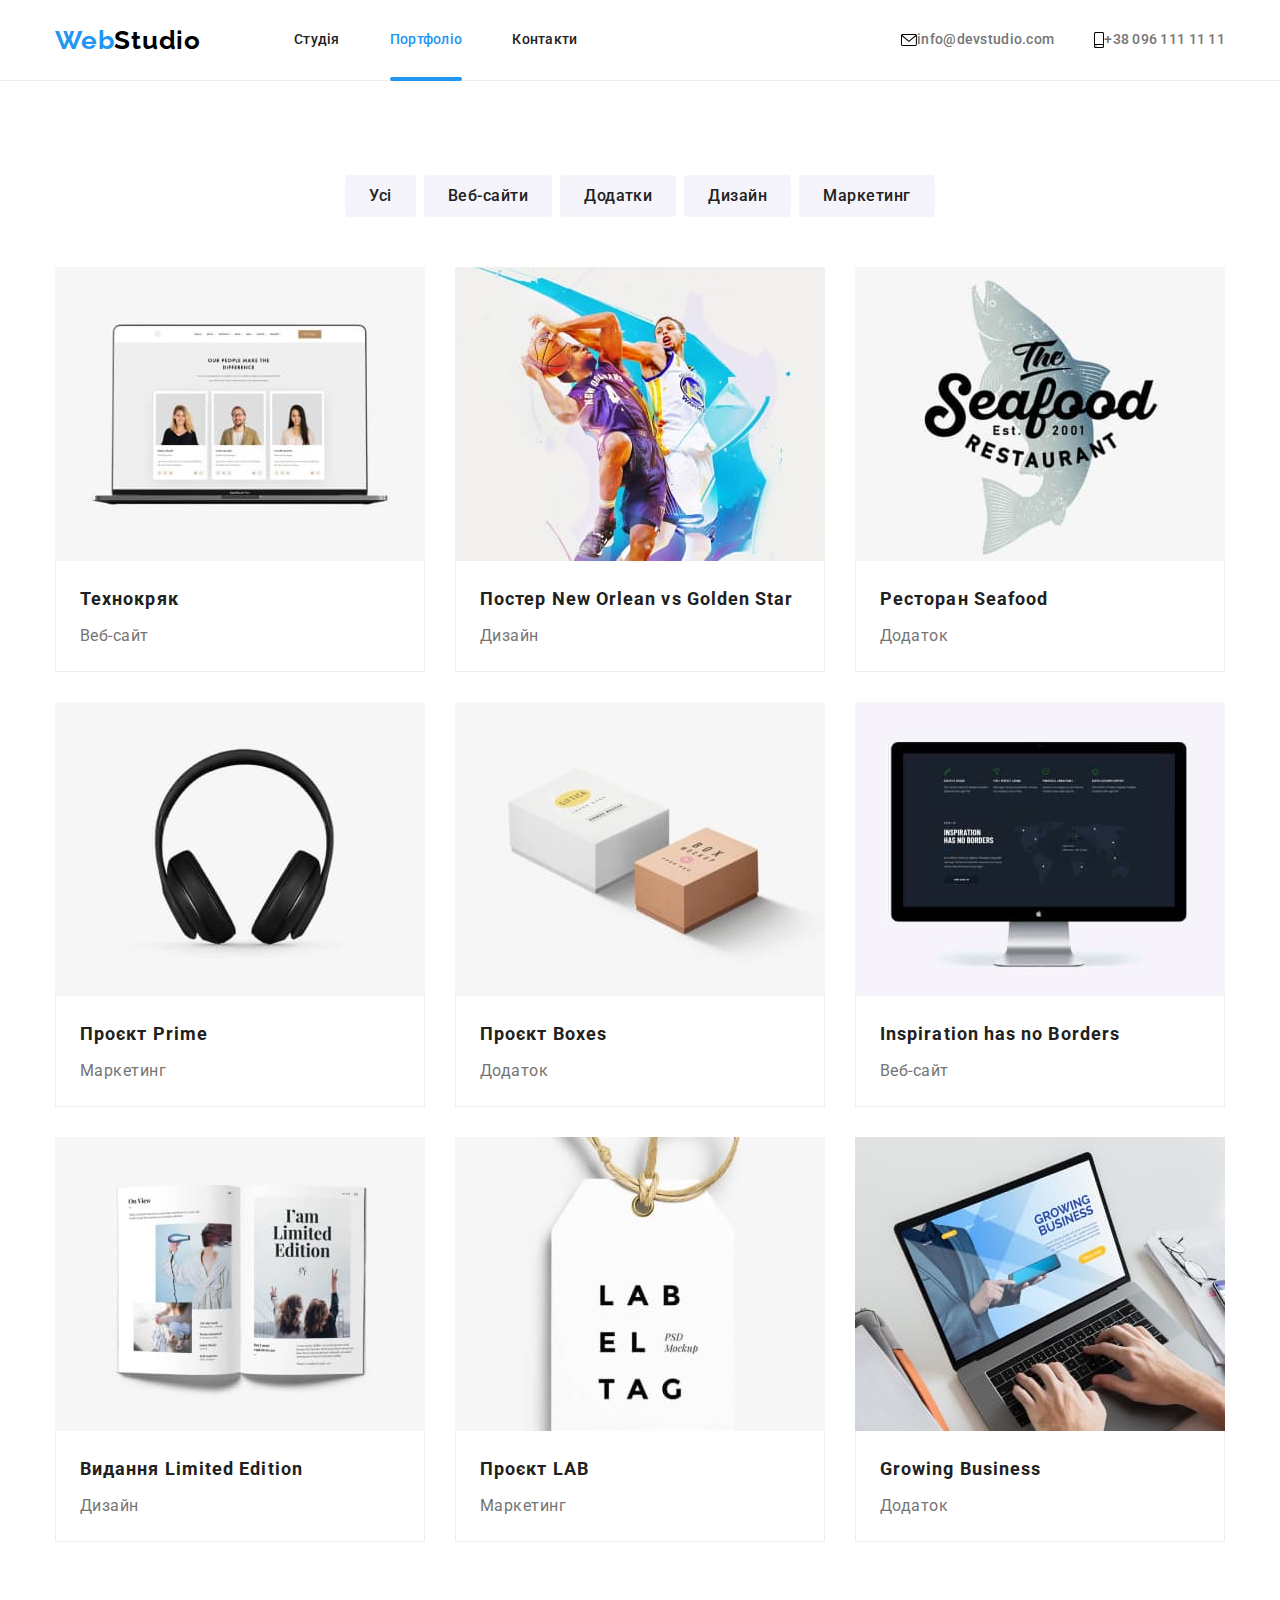
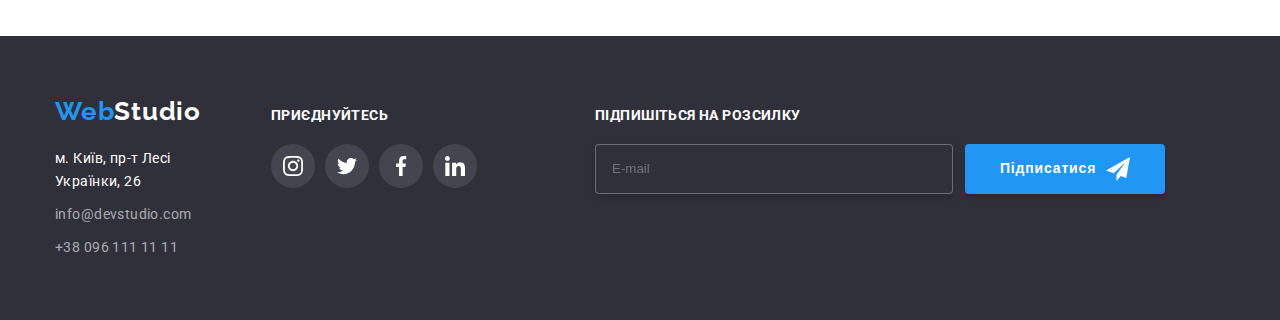
<file: portfolio.html>
<!DOCTYPE html>
<html lang="uk">
  <head>
    <meta charset="UTF-8" >
    <meta http-equiv="X-UA-Compatible" content="IE=edge" >
    <meta name="viewport" content="width=device-width, initial-scale=1.0" >
    <title>WebStudio</title>
    <link rel="preconnect" href="https://fonts.googleapis.com" >
    <link rel="preconnect" href="https://fonts.gstatic.com" crossorigin >
    <link
      href="https://fonts.googleapis.com/css2?family=Raleway:wght@700&family=Roboto:wght@400;500;700;900&display=swap"
      rel="stylesheet"
    >
    <link
      rel="stylesheet"
      href="https://cdnjs.cloudflare.com/ajax/libs/modern-normalize/1.1.0/modern-normalize.min.css"
      integrity="sha512-wpPYUAdjBVSE4KJnH1VR1HeZfpl1ub8YT/NKx4PuQ5NmX2tKuGu6U/JRp5y+Y8XG2tV+wKQpNHVUX03MfMFn9Q=="
      crossorigin="anonymous"
      referrerpolicy="no-referrer"
    >
    <!-- <link rel="stylesheet" href="css/styles.css" > -->
    <link rel="stylesheet" href="./css/main.min.css" >
  </head>
  <body>
    <header class="header">
      <div class="container header__container">
        <nav class="header__navigation">
          <a class="logo" href="./index.html"
            ><span class="logo__part">Web</span>Studio</a
          >
          <ul class="menu list">
            <li class="menu__item">
              <a href="./index.html" class="menu__link">Студія</a>
            </li>
            <li class="menu__item">
              <a href="./portfolio.html" class="menu__link active-link"
                >Портфоліо</a
              >
            </li>
            <li class="menu__item">
              <a href="#" class="menu__link">Контакти</a>
            </li>
          </ul>
        </nav>
        <ul class="connect header__connect list">
          <li class="connect__item">
            <a class="connect__link" href="malto:info@devstudio.com">
              <svg class="connect__icon" width="16" height="12">
                <use href="./imagest/icons.svg#icon-envelope"></use></svg
              >info@devstudio.com
            </a>
          </li>
          <li class="connect__item">
            <a class="connect__link" href="tel:+380961111111">
              <svg class="connect__icon" width="10" height="16">
                <use href="./imagest/icons.svg#icon-smartphone"></use></svg
              >+38 096 111 11 11
            </a>
          </li>
        </ul>
      </div>
    </header>
    <main>
      <section class="section">
        <div class="container list">
          <h1 class="buttons-title visually-text">Портфоліо</h1>
          <ul class="buttons-list list">
            <li class="buttons-list__item">
              <button class="buttons-list__btn" type="button">Усі</button>
            </li>
            <li class="buttons-list__item">
              <button class="buttons-list__btn" type="button">Веб-сайти</button>
            </li>
            <li class="buttons-list__item">
              <button class="buttons-list__btn" type="button">Додатки</button>
            </li>
            <li class="buttons-list__item">
              <button class="buttons-list__btn" type="button">Дизайн</button>
            </li>
            <li class="buttons-list__item">
              <button class="buttons-list__btn" type="button">Маркетинг</button>
            </li>
          </ul>
          <ul class="list gallery-list">
            <li class="gallery-list__item">
              <a class="gallery-list__link" href="#">
                <div class="gallery-list__image">
                  <img src="./imagest/img19.jpg" alt="ноутбук" width="370" >
                  <p class="gallery-list__text-decorated">
                    Ресурс пропонує комплексні пропозиції з різним рівнем
                    функціоналу та сервісів. Все це дозволить відвідувачу
                    отримати вичерпні відомості про компанію чи приватну особу.
                  </p>
                </div>
                <div class="gallery-list__wrapp">
                  <h2 class="gallery-list__title">Технокряк</h2>
                  <p class="gallery-list__text">Веб-сайт</p>
                </div>
              </a>
            </li>
            <li class="gallery-list__item">
              <a class="gallery-list__link" href="#">
                <div class="gallery-list__image">
                  <img src="./imagest/img9.jpg" alt="постер" width="370" >
                  <p class="gallery-list__text-decorated">
                    Ресурс пропонує комплексні пропозиції з різним рівнем
                    функціоналу та сервісів. Все це дозволить відвідувачу
                    отримати вичерпні відомості про компанію чи приватну особу.
                  </p>
                </div>
                <div class="gallery-list__wrapp">
                  <h2 class="gallery-list__title">
                    Постер New Orlean vs Golden Star
                  </h2>
                  <p class="gallery-list__text">Дизайн</p>
                </div>
              </a>
            </li>
            <li class="gallery-list__item">
              <a class="gallery-list__link" href="#">
                <div class="gallery-list__image">
                  <img src="./imagest/img22.jpg" alt="логотип" width="370" >
                  <p class="gallery-list__text-decorated">
                    Ресурс пропонує комплексні пропозиції з різним рівнем
                    функціоналу та сервісів. Все це дозволить відвідувачу
                    отримати вичерпні відомості про компанію чи приватну особу.
                  </p>
                </div>
                <div class="gallery-list__wrapp">
                  <h2 class="gallery-list__title">Ресторан Seafood</h2>
                  <p class="gallery-list__text">Додаток</p>
                </div>
              </a>
            </li>
            <li class="gallery-list__item">
              <a class="gallery-list__link" href="#">
                <div class="gallery-list__image">
                  <img src="./imagest/img3.jpg" alt="наушники" width="370" >
                  <p class="gallery-list__text-decorated">
                    Ресурс пропонує комплексні пропозиції з різним рівнем
                    функціоналу та сервісів. Все це дозволить відвідувачу
                    отримати вичерпні відомості про компанію чи приватну особу.
                  </p>
                </div>
                <div class="gallery-list__wrapp">
                  <h2 class="gallery-list__title">Проєкт Prime</h2>
                  <p class="gallery-list__text">Маркетинг</p>
                </div>
              </a>
            </li>
            <li class="gallery-list__item">
              <a class="gallery-list__link" href="#">
                <div class="gallery-list__image">
                  <img src="./imagest/img4.jpg" alt="коробка" width="370" >
                  <p class="gallery-list__text-decorated">
                    Ресурс пропонує комплексні пропозиції з різним рівнем
                    функціоналу та сервісів. Все це дозволить відвідувачу
                    отримати вичерпні відомості про компанію чи приватну особу.
                  </p>
                </div>
                <div class="gallery-list__wrapp">
                  <h2 class="gallery-list__title">Проєкт Boxes</h2>
                  <p class="gallery-list__text">Додаток</p>
                </div>
              </a>
            </li>
            <li class="gallery-list__item">
              <a class="gallery-list__link" href="#">
                <div class="gallery-list__image">
                  <img src="./imagest/img5.jpg" alt="ком'ютер" width="370" >
                  <p class="gallery-list__text-decorated">
                    Ресурс пропонує комплексні пропозиції з різним рівнем
                    функціоналу та сервісів. Все це дозволить відвідувачу
                    отримати вичерпні відомості про компанію чи приватну особу.
                  </p>
                </div>
                <div class="gallery-list__wrapp">
                  <h2 class="gallery-list__title">
                    Inspiration has no Borders
                  </h2>
                  <p class="gallery-list__text">Веб-сайт</p>
                </div>
              </a>
            </li>
            <li class="gallery-list__item">
              <a class="gallery-list__link" href="#">
                <div class="gallery-list__image">
                  <img src="./imagest/img6.jpg" alt="книга" width="370" >
                  <p class="gallery-list__text-decorated">
                    Ресурс пропонує комплексні пропозиції з різним рівнем
                    функціоналу та сервісів. Все це дозволить відвідувачу
                    отримати вичерпні відомості про компанію чи приватну особу.
                  </p>
                </div>
                <div class="gallery-list__wrapp">
                  <h2 class="gallery-list__title">Видання Limited Edition</h2>
                  <p class="gallery-list__text">Дизайн</p>
                </div></a
              >
            </li>
            <li class="gallery-list__item">
              <a class="gallery-list__link" href="#">
                <div class="gallery-list__image">
                  <img src="./imagest/img7.jpg" alt="етикетка" width="370" >
                  <p class="gallery-list__text-decorated">
                    Ресурс пропонує комплексні пропозиції з різним рівнем
                    функціоналу та сервісів. Все це дозволить відвідувачу
                    отримати вичерпні відомості про компанію чи приватну особу.
                  </p>
                </div>
                <div class="gallery-list__wrapp">
                  <h2 class="gallery-list__title">Проєкт LAB</h2>
                  <p class="gallery-list__text">Маркетинг</p>
                </div>
              </a>
            </li>
            <li class="gallery-list__item">
              <a class="gallery-list__link" href="#">
                <div class="gallery-list__image">
                  <img src="./imagest/img8.jpg" alt="ноутбук" width="370" >
                  <p class="gallery-list__text-decorated">
                    Ресурс пропонує комплексні пропозиції з різним рівнем
                    функціоналу та сервісів. Все це дозволить відвідувачу
                    отримати вичерпні відомості про компанію чи приватну особу.
                  </p>
                </div>
                <div class="gallery-list__wrapp">
                  <h2 class="gallery-list__title">Growing Business</h2>
                  <p class="gallery-list__text">Додаток</p>
                </div>
              </a>
            </li>
          </ul>
        </div>
      </section>
    </main>
    <footer class="contacts">
      <div class="container contacts__wrapper">
        <div class="contacts__part">
          <a class="contacts__logo" href="/index.html"
            ><span class="contacts__logo-white">Web</span>Studio</a
          >
          <address class="address">
            <ul class="address__list list">
              <li class="address__item">
                <a
                  class="address__link"
                  href="address:https://goo.gl/maps/CPtrU1FHBa2aNyZL9"
                  target="_blank"
                  rel="noopener noreferrer nofollow"
                  >м. Київ, пр-т Лесі Українки, 26</a
                >
              </li>
              <li class="address__item">
                <a class="address__text" href="malto:info@devstudio.com"
                  >info@devstudio.com</a
                >
              </li>
              <li class="address__item">
                <a class="address__text" href="tel:+380961111111"
                  >+38 096 111 11 11</a
                >
              </li>
            </ul>
          </address>
        </div>
        <div class="icons-wrapper">
          <p class="offer-action">ПРИЄДНУЙТЕСЬ</p>
          <ul class="actions list">
            <li class="actions__item">
              <a href="https://www.instagram.com" class="actions__link">
                <svg class="actions__icon" width="20" height="20">
                  <use href="./imagest/icons.svg#icon-instagram"></use>
                </svg>
              </a>
            </li>
            <li class="actions__item">
              <a href="https://twitter.com" class="actions__link">
                <svg class="actions__icon" width="20" height="20">
                  <use href="./imagest/icons.svg#icon-twitter"></use>
                </svg>
              </a>
            </li>
            <li class="actions__item">
              <a href="https://www.facebook.com" class="actions__link">
                <svg class="actions__icon" width="20" height="20">
                  <use href="./imagest/icons.svg#icon-facebook"></use>
                </svg>
              </a>
            </li>
            <li class="actions__item">
              <a href="https://www.linkedin.com" class="actions__link">
                <svg class="actions__icon" width="20" height="20">
                  <use href="./imagest/icons.svg#icon-linkedin"></use>
                </svg>
              </a>
            </li>
          </ul>
        </div>
        <div class="container speaker">
          <p class="speaker-action">Підпишіться на розсилку</p>
          <form class="speaker-form">
            <label for="email">
              <input
                class="speaker-form__email"
                type="email"
                name="email"
                id="email"
                placeholder="E-mail"
              >
            </label>
            <button class="speaker-form__button" type="submit">
              Підписатися
              <svg class="speaker-form__icon" width="24" height="24">
                <use href="./imagest/icons.svg#icon-icon-send"></use>
              </svg>
            </button>
          </form>
        </div>
      </div>
    </footer>
    <script src="./js/modal.js"></script>
  </body>
</html>
</file>
<file: css/styles.css>
:root {
  --primary-text-color: #212121;
  --title-text-color: #757575;
  --accent-color: #2196f3;
  --primary-white-color: #ffffff;
  --dark-bg: #2f303a;
  --black-color: #000000;
  --primary-background-color: #f5f4fa;
  --gray-text-color: rgba(255, 255, 255, 0.6);
  --background-color-button: #188ceb;
  --border-bottom-color: #eeeeee;
}
* {
  box-sizing: border-box;
}
body {
  background-color: var(--primary-white-color);
  color: var(--primary-text-color);
  font-family: "Roboto", sans-serif;
  margin: 0;
  padding-top: 80px;
}
p,
h1,
h2,
h3,
h4,
h5,
h6 {
  margin: 0;
}
ul,
ol {
  margin: 0;
  padding-left: 0;
}
button {
  cursor: pointer;
}
address {
  font-style: normal;
}
img {
  display: block;
  max-width: 100%;
  height: auto;
}
.text-gray {
  color: var(--title-text-color);
}
.main-nav {
  display: flex;
  align-items: center;
}
.active-text:hover,
.active-text:focus {
  color: var(--accent-color);
}
.active-text {
  text-decoration: none;
  transition: color 250ms cubic-bezier(0.4, 0, 0.2, 1);
}

.logo {
  font-family: "Raleway", sans-serif;
  font-weight: 700;
  font-size: 26px;
  line-height: 1.19;
  letter-spacing: 0.03em;
  color: var(--black-color);
  text-decoration: none;
}
.logo-part {
  color: var(--accent-color);
}
.logo-wrapper{
 margin-right: 70px;
}
.icons-wrapper{
  margin-right: 93px;
}
.logo-white {
  font-family: "Raleway";
  font-weight: 700;
  font-size: 26px;
  line-height: 1.19;
  letter-spacing: 0.03em;
  color: var(--primary-white-color);
  text-decoration: none;
  margin-bottom: 50px;
}
.logo-part-white {
  color: var(--accent-color);
}
.site-nav {
  display: flex;
  margin-left: 93px;
}
.site-nav .item:not(:last-child) {
  margin-right: 50px;
}
.auth-nav {
  display: flex;
  align-items: center;
}
.auth-nav .item + .item {
  margin-left: 50px;
}
.contacts {
  display: flex;
  padding-top: 32px;
  padding-bottom: 32px;
  font-weight: 500;
  font-size: 14px;
  line-height: 1.14;
  letter-spacing: 0.02em;
  color: var(--title-text-color);
  align-items: center;
  text-decoration: none;
  transition: color 250ms cubic-bezier(0.4, 0, 0.2, 1);
}

.contacts-icon {
  margin-right: 10px;
  fill: currentColor;
  vertical-align: middle;
}
.contacts:hover,
.contacts:focus{
  color:var(--accent-color);
}

.header-link {
  padding-top: 32px;
  padding-bottom: 32px;
  display: block;
  color: var(--primary-text-color);
  font-weight: 500;
  font-size: 14px;
  line-height: 1.14;
  letter-spacing: 0.02em;
}
.default-button {
  font-family: inherit;
  font-weight: 500;
  font-size: 16px;
  line-height: 1.62;
  text-align: center;
  letter-spacing: 0.03em;
  color: var(--primary-text-color);
  background-color: var(--primary-background-color);
  border-color: transparent;
  border-radius: 4px;
  cursor: pointer;
  padding: 6px 22px;
  justify-content: center;
  transition: background-color 250ms cubic-bezier(0.4, 0, 0.2, 1),
  color 250ms cubic-bezier(0.4, 0, 0.2, 1), bow-shadow 250ms cubic-bezier(0.4, 0, 0.2, 1);
}
.default-button:hover,
.default-button:focus {
  color: var(--primary-white-color);
  background-color: var(--accent-color);
  box-shadow: 0px 3px 1px rgba(0, 0, 0, 0.1), 0px 1px 2px rgba(0, 0, 0, 0.08), 0px 2px 2px rgba(0, 0, 0, 0.12);
}
.primary-button {
  font-family: inherit;
  font-weight: 700;
  font-size: 16px;
  line-height: 1.87;
  text-align: center;
  color: var(--primary-white-color);
  background-color: var(--accent-color);
  padding: 10px 32px;
  cursor: pointer;
  border-color: transparent;
  border-radius: 4px;
  letter-spacing: 0.06em;
  box-shadow:  0px 4px 4px rgba(0, 0, 0, 0.15);;
  transition: background-color 250ms cubic-bezier(0.4, 0, 0.2, 1);
}
.primary-button:hover,
.primary-button:focus {
  background-color: var(--background-color-button);
}
.dark-bg {
  background-color: var(--dark-bg);
}
.hero {
  margin-left: auto;
  margin-right: auto;
  padding-top: 200px;
  padding-bottom: 200px;
  text-align: center;
  max-width: 1600px;
  background-position: center;
  background-size: cover;
  background-repeat: no-repeat;
  background-image: linear-gradient(
    rgba(47, 48, 58, 0.4),
    rgba(47, 48, 58, 0.4)
  ),
  url(../imagest/img111.jpg);
  background-color: #C4C4C4;
}
.hero-title {
  max-width: 696px;
  margin-left: auto;
  margin-right: auto;
  margin-bottom: 30px;
  font-weight: 900;
  font-size: 44px;
  line-height: 1.36;
  text-align: center;
  letter-spacing: 0.06em;
  text-transform: uppercase;
  color: var(--primary-white-color);
}
.feature-list {
  display: flex;
  padding: 0;
}
.feature-list .item {
  width: 25%;
}
.feature-list .item:not(:last-child) {
  margin-right: 30px;
}
.feature-icon-wrapper{
  height:120px;
  border-radius: 4px;
  display: flex;
  align-items: center;
  justify-content: center;
 background-color: var(--primary-background-color);
 margin-bottom: 30px;
}
.feature-icon{
  content: "";
background-position: center; 
background-size:auto;
 background-repeat: no-repeat;
}
.details-title {
  font-weight: 700;
  font-size: 14px;
  line-height: 1.14;
  letter-spacing: 0.03em;
  margin-bottom: 10px;
  text-transform: uppercase;
  color: var(--primary-text-color);
}
.details-text {
  font-size: 14px;
  line-height: 1.71;
  letter-spacing: 0.03em;
}
.team-section {
  background-color: var(--primary-background-color);
}
.title {
  text-align: center;
  margin-bottom: 50px;
  font-weight: 700;
  font-size: 36px;
  line-height: 1.16;
  letter-spacing: 0.03em;
  color: var(--primary-text-color);
}
.pictures {
  display: flex;
  justify-content: space-between;
}
.pictures .item {
  width: 33.3%;
}
.pictures .item:not(:last-child) {
  margin-right: 30px;
}
.pictures .item img {
  width: 100%;
}
.product{
   position:relative;
  bottom:0 ;
  right: 0;
   display: flex;

}
.product-meta{
  position: absolute;
    bottom:0 ;
  width: 370px;
height: 70px;
padding-top: 27px;
background: rgba(47, 48, 58, 0.8);
}
.product-title{
  font-size: 14px;
line-height: 1.14;
text-align: center;
letter-spacing: 0.03em;
text-transform: uppercase;
color: #FFFFFF;
}
.team-list {
  display: flex;
}
.list-item {
  background-color: var(--primary-white-color);
  width: 25%;
  box-shadow: 0px 1px 3px rgba(0, 0, 0, 0.12), 0px 1px 1px rgba(0, 0, 0, 0.14), 0px 2px 1px rgba(0, 0, 0, 0.2);
}
.list-item:not(:last-child) {
  margin-right: 30px;
}
.list-item img {
  width: 100%;
}

.team-section {
  background-color: var(--primary-background-color);
}
.person-name {
  font-weight: 500;
  font-size: 16px;
  line-height: 1.18;
  text-align: center;
  letter-spacing: 0.03em;
  color: var(--primary-text-color);
  margin-bottom: 10px;
}
.person-text {
  font-size: 16px;
  line-height: 1.18;
  text-align: center;
  letter-spacing: 0.03em;
  margin-bottom: 16px;
}
.card-header {
  font-weight: 700;
  font-size: 18px;
  line-height: 2;
  letter-spacing: 0.06em;
  color: var(--primary-text-color);
  margin-bottom: 4px;
}
.card-text {
  font-size: 16px;
  line-height: 1.87;
  letter-spacing: 0.03em;
}
.link-text-decorated {
  text-decoration: none;
  display: block;
  transition: box-shadow 250ms cubic-bezier(0.4, 0, 0.2, 1);
}
.link-text-decorated:hover,
.link-text-decorated:focus {
  box-shadow: 0px 1px 1px rgba(0, 0, 0, 0.12), 0px 4px 4px rgba(0, 0, 0, 0.06), 1px 4px 6px rgba(0, 0, 0, 0.16);
}
.active-link {
  color: var(--accent-color);
  position: relative;
}
.active-link::after{
  content: "";
  position: absolute;
  left: 0;
  bottom: -1px;
  display: block;
  width: 100%;
  height: 4px;
  background: #2196F3;
border-radius: 2px;
}
.visually-text {
  position: absolute;
  white-space: nowrap;
  width: 1px;
  height: 1px;
  overflow: hidden;
  border: 0;
  padding: 0;
  clip: rect(0 0 0 0);
  clip-path: inset(50%);
  margin: -1px;
}
.address-link {
  font-size: 14px;
  line-height: 1.71;
  letter-spacing: 0.03em;
  color: var(--primary-white-color);
  text-decoration: none;
  font-style: normal;
}
.address-text {
  font-size: 14px;
  line-height: 1.71;
  letter-spacing: 0.03em;
  color: var(--gray-text-color);
  font-style: normal;
}
.address-list:not(:last-child) {
  margin-bottom: 9px;
}
.container {
  margin-left: auto;
  margin-right: auto;
  max-width: 1200px;
  width: 100%;
  padding-left: 15px;
  padding-right: 15px;
}
.section {
  padding-top: 94px;
  padding-bottom: 94px;
}
.visually-text-list {
  display: flex;
  align-items: center;
  justify-content: center;
}
.visually-text-list .item {
  margin-left: 8px;
  align-items: center;
  justify-content: center;
}
.visually-text-list .item:first-child {
  margin-left: 0;
}

.flex-container {
  display: flex;
  flex-wrap: wrap;
  gap: 30px;

  margin-top: 50px;
}
.flex-element {
  flex-basis: calc((100% - 60px) / 3);
}
.flex-element:nth-child(n + 3) {
  margin-right: 0;
}
.flex-element:hover .cards-top-text {
transform: translateY(0);
}
.cards-stop-wrap{
position: relative; 
overflow: hidden;
}
.cards-top-text{
  position: absolute;
  overflow: auto;
  top: 0;
  padding: 63px 24px;
  height: 100%;
font-weight: 400;
font-size: 18px;
line-height: 1.55;
letter-spacing: 0.03em;
color: #FFFFFF;
background: rgba(33, 150, 243, 0.9);
transform: translateY(100%);
transition: transform 250ms cubic-bezier(0.4, 0, 0.2, 1);
}
.list {
  list-style: none;
}
.flex {
  display: flex;
}

.details-text-section {
  padding-bottom: 0;
}
.contacts-wrapper {
  padding: 60px 0;
}

.filter-buttons {
  justify-content: center;
}
.card-info-wrapper {
  padding: 20px 24px;
  border-left: 1px solid #eeeeee;
  border-right: 1px solid #eeeeee;
  border-bottom: 1px solid #eeeeee;
}
.team-list .list-item {
  border-radius: 0px 0px 4px 4px;
}

.justified-between {
  justify-content: space-between;
}
.address-wrapper {
  margin-top: 20px;
}
.header-wrapper {
  border-bottom: 1px solid #ececec;
  position: fixed;
  top: 0;
  left: 0;
  width: 100%;
  min-height: 80px;
  background-color: #ffff;
  z-index: 1;
}
.person-info-wrapper {
  padding-top: 30px;
  padding-bottom: 30px;
}
/*svg*/
.offer-action{
  font-weight: 700;
font-size: 14px;
line-height: 1.14;
letter-spacing: 0.03em;
text-transform: uppercase;
color: var(--primary-white-color);
  margin-bottom: 20px;
}
.actions{
  display: flex;
  margin: 0;
  padding: 0;
}
.actions .icon-edit{
  content: "";
  display: flex;
  padding: 0;
  width: 40px;
  height: 40px;
  border: none;
cursor: pointer;
}
.actions-item{
  width: 44px;
  height: 44px;
  padding: 0;
  border: none;
  background: rgba(255, 255, 255, 0.1);
   border-radius: 50%;
  margin-right: 10px;
}
.button{
    width: 100%;
    height: 100%;
  color: var(--primary-white-color);
  display: flex;
  justify-content: center;
    border-radius: 50%;
    align-items: center;
    transition: background-color 250ms cubic-bezier(0.4, 0, 0.2, 1);
}
.button:hover,
.button:focus{
background-color: var(--accent-color);
}
.button-icon{
  fill: currentColor;
}
.person-soc-list{
display: flex;
justify-content: center;
gap: 10px;
}

.person-soc-item{
width: 44px;
height: 44px;
}

.person-soc-link{
width: 100%;
height: 100%;
background-color: var(--primary-white-color);
border-radius: 50%;
display: flex;
align-items: center;
justify-content: center;
transition: background-color 250ms cubic-bezier(0.4, 0, 0.2, 1);
}
.person-soc-icon{
  fill:#AFB1B8;
  transition: fill 250ms cubic-bezier(0.4, 0, 0.2, 1);
}
.person-soc-link:hover,
.person-soc-link:focus{
background-color: var(--accent-color);
}
.person-soc-link:hover > .person-soc-icon,
.person-soc-link:focus > .person-soc-icon {
  fill: white;
  }
.customers-list{
  display: flex;
  gap: 30px;
}
.customers-item{
  width: calc((100% - 150px) / 6);
height: 90px;
}
.customers-link{
border: 1px solid #AFB1B8;
border-radius: 4px;
display: flex;
align-items: center;
justify-content: center;
height: 90px;
transition: border-color 250ms cubic-bezier(0.4, 0, 0.2, 1);
}
.customers-link:hover,
.customers-link:focus{
  border-color: var(--accent-color);
}
.customers-link:hover > .customers-list-icon,
.customers-link:focus > .customers-list-icon {
  fill: var(--accent-color);
}
.customers-list-icon{
  fill: #AFB1B8;
  transition: fill 250ms cubic-bezier(0.4, 0, 0.2, 1);
}

.address-part{
  display: flex;
  align-items: baseline;
}
.backdrop.is-hidden{
opacity: 0;
visibility: hidden;
pointer-events: none;
}
.backdrop{
  position: fixed;
  top:0;
  left:0;
  width: 100%;
  height: 100%;
background-color: rgba(0, 0, 0, 0.2);
transition: opacity 250ms linear, visibility 250ms linear;
}
.modal{
  position: absolute;
  top:50%;
  left:50%;
  transform: translate(-50%,-50%);
  width: 528px;
min-height: 581px;
background: #FFFFFF;
box-shadow: 0px 1px 3px rgba(0, 0, 0, 0.12), 0px 1px 1px rgba(0, 0, 0, 0.14), 0px 2px 1px rgba(0, 0, 0, 0.2);
border-radius: 4px;
transform: translate(-50%, -50%) scale(1);
transition: transform 300ms linear;
padding: 40px;
}
.backdrop.is-hidden .modal{
  transform: translate(-50%, -50%) scale(0);
}
.modal-close{
  position: absolute;
  right: 10px;
  top: 10px;
  background-color: transparent;
  width: 30px;
  height: 30px;
  background: #FFFFFF;
border: 1px solid rgba(0, 0, 0, 0.1);
border-radius: 50%;
display: flex;
align-items: center;
justify-content: center;
cursor: pointer;
}
.form-title{
  font-size: 20px;
  font-weight: 700;
line-height: 1.15;
text-align: center;
letter-spacing: 0.03em;
margin-bottom: 12px;
color: #212121;
}
.form{
  margin-left: auto;
  margin-right: auto;
}
.form-field{
  display: flex;
  flex-direction: column;
  margin-bottom: 10px;
}
.input-label{
font-size: 12px;
line-height: 1.16;
letter-spacing: 0.01em;
margin-bottom: 5px;
display: block;
color: #757575;
}
.form-input{
width: 100%;
height: 40px;
border: 1px solid rgba(33, 33, 33, 0.2);
border-radius: 4px;
color: #212121;
padding-left: 42px;
outline: transparent;
}
.form-input:focus{
  border-color: #2196F3;
}
.form-input:focus + .form-input-icon{
  fill: #2196F3;
}
  .form-field input:placeholder {
    color:  rgba(117, 117, 117, 0.5);
  }
  .input-wrap{
  position: relative;
}
  .form-input-icon{
position: absolute;
left: 12px;
top: 50%;
transform: translateY(-50%);
  }
.comment-text{
  width: 100%;
  height: 120px;
  border: 1px solid rgba(33, 33, 33, 0.2);
border-radius: 4px;
padding: 12px 16px;
resize: none;
outline: transparent;
font-size: 12px;
line-height: 1.16;
letter-spacing: 0.01em;
color: #212121;
margin-bottom: 20px;
}
.comment-text:focus{
border-color: #2196F3;
  }

.checkbox{
  display: flex;
  justify-content: center;
  align-items: center;
  gap: 7px;
font-weight: 400;
font-size: 14px;
line-height: 1.71;
letter-spacing: 0.03em;
color: #757575;
}
.custom-checkbox{
  position: relative;
  width: 16px;
  height: 15px;
border-radius: 2px;
border: 2px solid #212121;
background-color: transparent;
}
.checkbox-icon{
  position: absolute;
  top: 50%;
  left: 50%;
  transform: translate(-50%,-50%);
  opacity: 0;
  fill: #FFFFFF;
}
.input-checkbox:checked + .custom-checkbox{
background: #2196F3;
border-color: #2196F3;;
}
.input-checkbox:checked + .custom-checkbox > svg{
  opacity: 1;
}
.visually-hidden{
  appearance: none;
  position: absolute;
}
.checkbox-link{
font-weight: 400;
font-size: 14px;
line-height: 1,71;
letter-spacing: 0.03em;
text-decoration-line: underline;
color: #2196F3;
}
.form-button{
   display: block;
   font-family: inherit;
font-weight: 700;
font-size: 16px;
line-height: 1.87;
align-items: center;
text-align: center;
letter-spacing: 0.06em;
color: #FFFFFF;
    margin-top: 30px;
    width: 200px;
    height: 50px;
    background: #2196F3;
box-shadow: 0px 4px 4px rgba(0, 0, 0, 0.15);
border-radius: 4px;
border:transparent;
padding: 0;
margin-left: auto;
    margin-right: auto;
    transition: border-color 250ms cubic-bezier(0.4, 0, 0.2, 1);
}
.form-button:hover,
.form-button:focus {
  background-color: #188CE8;
}
   .speaker-action{
      font-weight: 700;
font-size: 14px;
line-height: 1.14;
letter-spacing: 0.03em;
text-transform: uppercase;
color: var(--primary-white-color);
  margin-bottom: 23px;
   }
   .speaker-email{
width: 358px;
height: 50px;
color: #ffffff;
padding-left: 16px;
outline: transparent;
border: 1px solid rgba(255, 255, 255, 0.3);
filter: drop-shadow(0px 4px 4px rgba(0, 0, 0, 0.15));
border-radius: 4px;
background: #2F303A;
  }
  .speaker-form {
    display: flex;
  }
  .speaker-form textarea:placeholder{
 color: rgba(255, 255, 255, 0.6);
  }
  .speaker-button{
    position: relative;
letter-spacing: 0.06em;
border:transparent;
color: #FFFFFF;
width: 200px;
height: 50px;
background: #2196F3;
box-shadow: 0px 4px 4px rgba(0, 0, 0, 0.15);
border-radius: 4px;
margin-left: 12px;
padding: 0;
transition: background-color 250ms cubic-bezier(0.4, 0, 0.2, 1);
  }
  .speaker-button:hover,
.speaker-button:focus {
  background-color: #188CE8;
}
  .speaker-icon{
    position: absolute;
right: 20px;
top: 50%;
transform: translateY(-50%);
fill: #FFFFFF;
  }
</file>
<file: css/main.min.css>
:root{--primary-text-color: #212121;--title-text-color: #757575;--accent-color: #2196f3;--primary-white-color: #ffffff;--dark-bg: #2f303a;--black-color: #000000;--primary-background-color: #f5f4fa;--gray-text-color: rgba(255, 255, 255, 0.6);--background-color-button: #188ceb;--border-bottom-color: #eeeeee;--primary-icon-color: #afb1b8}html{overflow-x:hidden}body{background-color:var(--primary-white-color);color:var(--primary-text-color);font-family:"Roboto",sans-serif;margin:0;overflow-x:hidden}.section{padding-top:60px;padding-bottom:60px}@media screen and (min-width: 1200px){.section{padding-top:94px;padding-bottom:94px}}.list{list-style:none}.is-hidden{opacity:0;visibility:hidden;pointer-events:none}*{box-sizing:border-box}p,h1,h2,h3,h4,h5,h6{margin:0}ul,ol{margin:0;padding-left:0}button{cursor:pointer}address{font-style:normal}img{display:block;max-width:100%;height:auto}.buttons-list,.checkbox,.modal-close,.speaker-form__button,.actions__link,.customers__link,.team__link,.menu-close,.connect__link,.header__navigation{display:flex;align-items:center}.container{margin-left:auto;margin-right:auto;max-width:1200px;width:100%;padding-left:15px;padding-right:15px}@media screen and (min-width: 320px){.container{max-width:480px}}@media screen and (min-width: 768px){.container{max-width:768px}}@media screen and (min-width: 1200px){.container{max-width:1200px}}.header{border-bottom:1px solid #ececec;top:0;left:0;width:100%;min-height:80px;background-color:var(--primary-white-color)}.header__container{height:80px;display:flex;justify-content:space-between}.logo{font-size:26px;line-height:1.19;font-weight:700;letter-spacing:.03em;font-family:"Raleway",sans-serif;color:var(--black-color);text-decoration:none}.logo__part{color:var(--accent-color)}.menu{display:none}@media screen and (min-width: 768px){.menu{display:flex;margin-left:93px}.menu .menu__item:not(:last-child){margin-right:50px}}.menu__link{font-size:14px;line-height:1.14;font-weight:500;letter-spacing:.02em;padding-top:32px;padding-bottom:32px;display:block;color:var(--primary-text-color);text-decoration:none;transition:color 250ms cubic-bezier(0.4, 0, 0.2, 1)}.menu__link:hover,.menu__link:focus{color:var(--accent-color)}.menu-open{margin-left:auto}@media screen and (min-width: 788px){.menu-open{display:none}}.active-link{color:var(--accent-color);position:relative}.active-link::after{content:"";position:absolute;left:0;bottom:-1px;display:block;width:100%;height:4px;background:var(--accent-color);border-radius:2px}.connect{display:none}@media screen and (min-width: 768px){.connect{display:flex;flex-direction:column;justify-content:center;gap:10px}}@media screen and (min-width: 1200px){.connect{flex-direction:row;align-items:center}}@media screen and (min-width: 1200px){.header__connect .connect__item+.connect__item{margin-left:30px}}.connect__link{font-size:12px;line-height:1.16;font-weight:500;letter-spacing:.02em;color:var(--title-text-color);text-decoration:none;transition:color 250ms cubic-bezier(0.4, 0, 0.2, 1)}.connect__link:hover,.connect__link:focus{color:var(--accent-color)}@media screen and (min-width: 1200px){.connect__link{font-size:14px;line-height:1.14}}.connect__icon__mail{margin-right:10px;fill:currentColor;vertical-align:middle}@media screen and (min-width: 1200px){.connect__icon__mail{width:16px;height:12px}}.connect__icon__phone{margin-right:10px;fill:currentColor;vertical-align:middle}@media screen and (min-width: 1200px){.connect__icon__phone{width:10px;height:16px}}.menu-open{margin:0;padding:0;border:none;background-color:rgba(0,0,0,0)}@media screen and (min-width: 768px){.menu-open{display:none}}.mob-menu{z-index:1;position:absolute;top:0;left:0}.mob-menu .container{height:100%;display:flex;flex-direction:column;justify-content:space-between;overflow:auto}.mob-menu-top{z-index:1;position:fixed;background-color:var(--primary-white-color);padding-left:40px;padding-right:40px;width:100vw;height:100vh}.menu-close{position:absolute;display:inline-flex;margin:0;padding:0;border:none;margin-left:auto;display:block;right:10px;top:10px;background-color:rgba(0,0,0,0);justify-content:center;cursor:pointer}.menu-close:hover>.menu-close__icon,.menu-close:focus>.monu-close__icon{fill:var(--accent-color)}.mob-menu-list{margin-bottom:306px;margin-top:48px}.mob-menu-list__item:not(:last-child){margin-bottom:32px}.mob-menu-list__link{font-weight:500;font-size:40px;line-height:1.17;letter-spacing:.02em;color:#212121;text-decoration:none}.mob-menu-list__link:hover,.mob-menu-list__link:focus{color:var(--accent-color)}.mob-connect__item:not(:last-child){margin-bottom:32px}.color-link{color:var(--accent-color)}.mob-connect{margin-bottom:64px}.mob-connect-tel__link{text-decoration:none;font-weight:500;font-size:34px;line-height:40px;letter-spacing:.02em;color:#2196f3}.mob-connect-mail__link{text-decoration:none;font-weight:500;font-size:24px;line-height:1.16;letter-spacing:.02em;color:#757575}.mob-soc{display:flex;margin-bottom:44px}.mob-soc__item:not(:last-child){padding-right:20px}.mob-soc__item{position:relative}.mob-soc__item:not(:last-child):after{position:absolute;content:"";top:10px;width:22px;height:1px;border:1px solid rgba(33,33,33,.2);transform:rotate(90deg)}.mob-soc__link{text-decoration:none;font-weight:500;font-size:18px;line-height:1.22;letter-spacing:.02em;color:#2196f3}.hero{margin-left:auto;margin-right:auto;text-align:center;max-width:1600px;background-position:center;background-size:cover;background-repeat:no-repeat;background-color:#c4c4c4;padding-top:118px;padding-bottom:118px;background-image:linear-gradient(rgba(47, 48, 58, 0.4), rgba(47, 48, 58, 0.4)),url(../imagest/hero-bg-mobile.jpg)}@media(min-device-pixel-ratio: 2),(-webkit-min-device-pixel-ratio: 2),(min-resolution: 192dpi),(min-resolution: 2dppx){.hero{background-image:linear-gradient(rgba(47, 48, 58, 0.4), rgba(47, 48, 58, 0.4)),url(../imagest/hero-bg-mobile-2x.jpg)}}@media screen and (min-width: 768px){.hero{padding:118px 204px 118px 204px;background-image:linear-gradient(rgba(47, 48, 58, 0.4), rgba(47, 48, 58, 0.4)),url(../imagest/hero-bg-tablet.jpg)}}@media screen and (min-width: 768px)and (min-device-pixel-ratio: 2),screen and (min-width: 768px)and (-webkit-min-device-pixel-ratio: 2),screen and (min-width: 768px)and (min-resolution: 192dpi),screen and (min-width: 768px)and (min-resolution: 2dppx){.hero{background-image:linear-gradient(rgba(47, 48, 58, 0.4), rgba(47, 48, 58, 0.4)),url(../imagest/hero-bg-tablet-2x.jpg)}}@media screen and (min-width: 1200px){.hero{padding-top:200px;padding-bottom:200px;background-image:linear-gradient(rgba(47, 48, 58, 0.4), rgba(47, 48, 58, 0.4)),url(../imagest/hero-bg-laptop.jpg)}}@media screen and (min-width: 1200px)and (min-device-pixel-ratio: 2),screen and (min-width: 1200px)and (-webkit-min-device-pixel-ratio: 2),screen and (min-width: 1200px)and (min-resolution: 192dpi),screen and (min-width: 1200px)and (min-resolution: 2dppx){.hero{background-image:linear-gradient(rgba(47, 48, 58, 0.4), rgba(47, 48, 58, 0.4)),url(../imagest/hero-bg-laptop-2x.jpg)}}.hero__title{font-size:26px;line-height:1.61;font-weight:900;letter-spacing:.06em;max-width:360px;margin-left:auto;margin-right:auto;margin-bottom:30px;text-align:center;text-transform:uppercase;color:var(--primary-white-color)}@media screen and (min-width: 1200px){.hero__title{font-size:44px;line-height:1.36;max-width:696px}}.hero__button{font-size:16px;line-height:1.87;font-weight:700;letter-spacing:.06em;font-family:inherit;text-align:center;color:var(--primary-white-color);background-color:var(--accent-color);padding:10px 32px;cursor:pointer;border-color:rgba(0,0,0,0);border-radius:4px;box-shadow:0px 4px 4px rgba(0,0,0,.15);transition:background-color 250ms cubic-bezier(0.4, 0, 0.2, 1)}.hero__button:hover,.hero__button:focus{background-color:var(--background-color-button)}.visually-text{position:absolute;white-space:nowrap;width:1px;height:1px;overflow:hidden;border:0;padding:0;clip:rect(0 0 0 0);-webkit-clip-path:inset(50%);clip-path:inset(50%);margin:-1px}.section-detail{padding-bottom:0}.feature{display:flex;flex-wrap:wrap;gap:30px}.feature__item{width:100%}@media screen and (min-width: 768px){.feature__item{width:calc((100% - 30px)/2)}}@media screen and (min-width: 1200px){.feature__item{width:calc((100% - 90px)/4)}}.feature__wrapp-icon{display:flex;width:100%;height:120px;border-radius:4px;align-items:center;justify-content:center;background-color:var(--primary-background-color);margin-bottom:30px}.feature__icon{content:"";background-position:center;background-size:auto;background-repeat:no-repeat}.feature__title{text-align:center;font-size:14px;line-height:1.14;font-weight:700;letter-spacing:.03em;margin-bottom:10px;text-transform:uppercase;color:var(--primary-text-color)}@media screen and (min-width: 768px){.feature__title{text-align:left}}.feature__text{font-size:14px;line-height:1.71;letter-spacing:.03em;color:var(--title-text-color)}@media screen and (min-width: 320px){.section-pectures{display:none}}@media screen and (min-width: 1200px){.section-pectures{display:block}}.pictures-wrapp__title{font-size:36px;line-height:1.16;font-weight:700;letter-spacing:.03em;text-align:center;margin-bottom:50px;color:var(--primary-text-color)}.pictures{display:flex;justify-content:space-between}.pictures__item{position:relative;bottom:0;right:0;display:flex}.pictures .pictures__item:not(:last-child){margin-right:30px}.pictures-wrapp .pictures__item{width:33.3%}.pictures .pictures__item img{width:100%}.pictures__meta{position:absolute;bottom:0;width:100%;height:70px;padding-top:27px;background:rgba(47,48,58,.8)}.pictures__title{font-size:14px;line-height:1.14;letter-spacing:.03em;text-align:center;text-transform:uppercase;color:var(--primary-white-color)}.team-section{background-color:var(--primary-background-color)}.team-section__title{font-size:36px;line-height:1.16;font-weight:700;letter-spacing:.03em;text-align:center;margin-bottom:30px;color:var(--primary-text-color)}@media screen and (min-width: 1200px){.team-section__title{margin-bottom:50px}}.team{display:flex;gap:30px;flex-wrap:wrap}.team .team__wrapp{width:100%;background-color:var(--primary-white-color);box-shadow:0px 1px 3px rgba(0,0,0,.12),0px 1px 1px rgba(0,0,0,.14),0px 2px 1px rgba(0,0,0,.2)}@media screen and (min-width: 768px){.team .team__wrapp{width:calc((100% - 30px)/2)}}@media screen and (min-width: 1200px){.team .team__wrapp{width:calc((100% - 90px)/4)}}.team-section .team__wrapp{border-radius:0px 0px 4px 4px}.team__wrapp img{width:100%}.team__card{padding-top:30px;padding-bottom:30px}.team__name{font-size:16px;line-height:1.18;font-weight:500;letter-spacing:.03em;text-align:center;color:var(--primary-text-color);margin-bottom:10px}.team__text{font-size:16px;line-height:1.18;letter-spacing:.03em;text-align:center;margin-bottom:16px;color:var(--title-text-color)}.team__person-list{display:flex;justify-content:center;gap:10px}.team__item{width:44px;height:44px}.team__link{width:100%;height:100%;background-color:var(--primary-white-color);border-radius:50%;justify-content:center;transition:background-color 250ms cubic-bezier(0.4, 0, 0.2, 1)}.team__link:hover,.team__link:focus{background-color:var(--accent-color)}.team__icon{fill:var(--primary-icon-color);transition:fill 250ms cubic-bezier(0.4, 0, 0.2, 1)}.team__link:hover>.team__icon,.team__link:focus>.team__icon{fill:var(--primary-white-color)}.customers-wrapp__title{font-size:36px;line-height:1.16;font-weight:700;letter-spacing:.03em;text-align:center;margin-bottom:30px;color:var(--primary-text-color)}@media screen and (min-width: 1200px){.customers-wrapp__title{margin-bottom:50px}}.customers{display:flex;gap:30px;flex-wrap:wrap}.customers__item{height:90px;width:100%}@media screen and (min-width: 480px){.customers__item{width:calc((100% - 30px)/2)}}@media screen and (min-width: 768px){.customers__item{width:calc((100% - 60px)/3)}}@media screen and (min-width: 1200px){.customers__item{width:calc((100% - 150px)/6)}}.customers__link{border:1px solid var(--primary-icon-color);border-radius:4px;justify-content:center;height:90px;transition:border-color 250ms cubic-bezier(0.4, 0, 0.2, 1)}.customers__link:hover,.customers__link:focus{border-color:var(--accent-color)}.customers__icon{fill:var(--primary-icon-color);transition:fill 250ms cubic-bezier(0.4, 0, 0.2, 1)}.customers__link:hover>.customers__icon,.customers__link:focus>.customers__icon{fill:var(--accent-color)}.contacts{padding:60px 0;background-color:var(--dark-bg)}.contacts__wrapper{align-items:baseline;text-align:center}@media screen and (min-width: 1200px){.contacts__wrapper{display:flex;text-align:start}}.contacts__aling{align-items:baseline}@media screen and (min-width: 320px){.contacts__aling{margin-bottom:60px}}@media screen and (min-width: 768px){.contacts__aling{display:flex;justify-content:space-around}}@media screen and (min-width: 1200px){.contacts__aling{display:flex;margin-bottom:0}}@media screen and (min-width: 320px){.contacts__part{margin-bottom:60px}}@media screen and (min-width: 768px){.contacts__part{margin-bottom:0}}@media screen and (min-width: 1200px){.contacts__part{margin-right:70px}}.contacts__logo{font-size:26px;line-height:1.19;font-weight:700;letter-spacing:.03em;font-family:"Raleway";color:var(--primary-white-color);text-decoration:none;margin-bottom:50px}.contacts__logo-white{color:var(--accent-color)}.address{margin-top:20px}.address__item:not(:last-child){margin-bottom:9px}.address__link{font-size:14px;line-height:1.71;letter-spacing:.03em;color:var(--primary-white-color);text-decoration:none;font-style:normal}.address__text{font-size:14px;line-height:1.71;letter-spacing:.03em;color:var(--gray-text-color);font-style:normal;text-decoration:none;transition:color 250ms cubic-bezier(0.4, 0, 0.2, 1)}.address__text:hover,.address__text:focus{color:var(--accent-color)}.icons-wrapper{align-items:baseline}@media screen and (min-width: 1200px){.icons-wrapper{margin-right:93px}}.offer-action{font-size:14px;line-height:1.14;font-weight:700;letter-spacing:.03em;text-transform:uppercase;color:var(--primary-white-color);margin-bottom:20px}.actions{display:flex;margin:0;padding:0;justify-content:center}.actions .icon-edit{content:"";display:flex;padding:0;width:40px;height:40px;border:none;cursor:pointer}.actions__item{width:44px;height:44px;padding:0;border:none;background:rgba(255,255,255,.1);border-radius:50%;margin-right:10px}.actions__link{width:100%;height:100%;color:var(--primary-white-color);justify-content:center;border-radius:50%;transition:background-color 250ms cubic-bezier(0.4, 0, 0.2, 1)}.actions__link:hover,.actions__link:focus{background-color:var(--accent-color)}.actions__icon{fill:currentColor}.speaker-action{font-size:14px;line-height:1.14;font-weight:700;letter-spacing:.03em;text-transform:uppercase;color:var(--primary-white-color);margin-bottom:20px}.speaker-form textarea:placeholder{color:rgba(255,255,255,.6)}@media screen and (min-width: 1200px){.speaker-form{display:flex}}.speaker-form__email{width:100%;height:50px;color:var(--primary-white-color);padding-left:16px;outline:rgba(0,0,0,0);border:1px solid rgba(255,255,255,.3);filter:drop-shadow(0px 4px 4px rgba(0, 0, 0, 0.15));border-radius:4px;background:#2f303a}@media screen and (min-width: 768px){.speaker-form__email{width:358px}}.speaker-form__button{font-size:14px;line-height:1.14;font-weight:700;letter-spacing:.03em;font-weight:700;justify-content:center;gap:10px;letter-spacing:.06em;border:rgba(0,0,0,0);color:var(--primary-white-color);width:200px;height:50px;background:var(--accent-color);box-shadow:0px 4px 4px rgba(0,0,0,.15);border-radius:4px;margin-left:12px;padding:0;transition:background-color 250ms cubic-bezier(0.4, 0, 0.2, 1)}.speaker-form__button:hover,.speaker-form__button:focus{background-color:#188ce8}@media screen and (max-width: 1199px){.speaker-form__button{margin-right:auto;margin-left:auto;margin-top:20px}}.speaker-form__icon{fill:var(--primary-white-color)}.backdrop{position:fixed;top:0;left:0;width:100vw;height:100vh;background-color:rgba(0,0,0,.2);transition:opacity 250ms linear,visibility 250ms linear}.modal{position:absolute;top:50%;left:50%;transform:translate(-50%, -50%);width:100%;background:var(--primary-white-color);box-shadow:0px 1px 3px rgba(0,0,0,.12),0px 1px 1px rgba(0,0,0,.14),0px 2px 1px rgba(0,0,0,.2);border-radius:4px;transform:translate(-50%, -50%) scale(1);transition:transform 300ms linear;padding:40px}@media screen and (min-width: 480px){.modal{width:450px;height:609px}}@media screen and (min-width: 1200px){.modal{width:528px;min-height:581px}}.backdrop-hidden .modal{transform:translate(-50%, -50%) scale(0)}.modal-close{position:absolute;right:10px;top:10px;background-color:rgba(0,0,0,0);width:30px;height:30px;background:var(--primary-white-color);border:1px solid rgba(0,0,0,.1);border-radius:50%;justify-content:center;cursor:pointer}.modal-close:hover>.modal-close-icon,.modal-close:focus>.modal-close-icon{fill:var(--accent-color)}.modal-close-icon{transition:fill 250ms cubic-bezier(0.4, 0, 0.2, 1)}.modal-close-icon:hover,.modal-close-icon:focus{fill:var(--accent-color)}.form-title{font-size:20px;line-height:1.15;font-weight:700;letter-spacing:.03em;text-align:center;margin-bottom:12px;color:var(--primary-text-color)}.form{margin-left:auto;margin-right:auto}.form-field{display:flex;flex-direction:column;margin-bottom:10px}.input-label{font-size:12px;line-height:1.16;letter-spacing:.01em;margin-bottom:5px;display:block;color:var(--title-text-color)}.form-input{width:100%;height:40px;border:1px solid rgba(33,33,33,.2);border-radius:4px;color:var(--primary-text-color);padding-left:42px;outline:rgba(0,0,0,0)}.form-input:focus{border-color:var(--accent-color)}.form-input:focus input:placeholder{color:rgba(117,117,117,.5)}.input-wrap{position:relative}.form-input-icon{position:absolute;left:12px;top:50%;transform:translateY(-50%)}.form-input:focus+.form-input-icon{fill:var(--accent-color)}.comment-wrap{margin-bottom:20px}.comment-text{font-size:12px;line-height:1.16;letter-spacing:.01em;width:100%;height:120px;border:1px solid rgba(33,33,33,.2);border-radius:4px;padding:12px 16px;resize:none;outline:rgba(0,0,0,0);color:var(--primary-text-color)}.comment-text:focus{border-color:var(--accent-color)}.checkbox{font-size:12px;line-height:1.16;font-weight:400;letter-spacing:.03em;justify-content:center;gap:7px;color:var(--title-text-color)}@media screen and (min-width: 1200px){.checkbox{font-size:14px;line-height:1,71}}.custom-checkbox{position:relative;width:16px;height:15px;border-radius:2px;border:2px solid var(--primary-text-color);background-color:rgba(0,0,0,0)}.input-checkbox:checked+.custom-checkbox{background:var(--accent-color);border-color:var(--accent-color)}.input-checkbox:checked+.custom-checkbox>svg{opacity:1}.checkbox-icon{position:absolute;top:50%;left:50%;transform:translate(-50%, -50%);opacity:0;fill:var(--primary-white-color)}.visually-hidden{-webkit-appearance:none;-moz-appearance:none;appearance:none;position:absolute}.checkbox-link{font-size:12px;line-height:1.16;font-weight:400;letter-spacing:.03em;-webkit-text-decoration-line:underline;text-decoration-line:underline;color:var(--accent-color)}@media screen and (min-width: 1200px){.checkbox-link{font-size:14px;line-height:1,71}}.form-button{font-size:16px;line-height:1.87;font-weight:700;letter-spacing:.06em;display:block;font-family:inherit;align-items:center;text-align:center;color:var(--primary-white-color);margin-top:30px;width:200px;height:50px;background:var(--accent-color);box-shadow:0px 4px 4px rgba(0,0,0,.15);border-radius:4px;border:rgba(0,0,0,0);padding:0;margin-left:auto;margin-right:auto;transition:border-color 250ms cubic-bezier(0.4, 0, 0.2, 1)}.form-button:hover,.form-button:focus{background-color:#188ce8}.buttons-list{justify-content:center}.buttons-list .buttons-list__item{margin-left:8px;align-items:center;justify-content:center}.buttons-list .buttons-list__item:first-child{margin-left:0}.buttons-list__btn{font-size:16px;line-height:1.62;font-weight:500;letter-spacing:.03em;font-family:inherit;text-align:center;color:var(--primary-text-color);background-color:var(--primary-background-color);border-color:rgba(0,0,0,0);border-radius:4px;cursor:pointer;padding:6px 22px;justify-content:center;transition:background-color 250ms cubic-bezier(0.4, 0, 0.2, 1),color 250ms cubic-bezier(0.4, 0, 0.2, 1),bow-shadow 250ms cubic-bezier(0.4, 0, 0.2, 1)}.buttons-list__btn:hover,.buttons-list__btn:focus{color:var(--primary-white-color);background-color:var(--accent-color);box-shadow:0px 3px 1px rgba(0,0,0,.1),0px 1px 2px rgba(0,0,0,.08),0px 2px 2px rgba(0,0,0,.12)}.gallery-list{display:flex;flex-wrap:wrap;gap:30px;margin-top:50px}.gallery-list__item{width:100%}@media screen and (min-width: 768px){.gallery-list__item{width:calc((100% - 30px)/2)}}@media screen and (min-width: 1200px){.gallery-list__item{width:calc((100% - 60px)/3)}}.gallery-list__link{text-decoration:none;display:block;transition:box-shadow 250ms cubic-bezier(0.4, 0, 0.2, 1)}.gallery-list__link:hover,.gallery-list__link:focus{box-shadow:0px 1px 1px rgba(0,0,0,.12),0px 4px 4px rgba(0,0,0,.06),1px 4px 6px rgba(0,0,0,.16)}.gallery-list__image{position:relative;overflow:hidden}.gallery-list__text-decorated{font-size:18px;line-height:1.55;font-weight:400;letter-spacing:.03em;position:absolute;overflow:auto;top:0;padding:63px 24px;height:100%;color:var(--primary-white-color);background:rgba(33,150,243,.9);transform:translateY(100%);transition:transform 250ms cubic-bezier(0.4, 0, 0.2, 1)}.gallery-list__link:hover .gallery-list__text-decorated,.gallery-list__link:focus .gallery-list__text-decorated{transform:translateY(0)}.gallery-list__wrapp{padding:20px 24px;border-left:1px solid var(--border-bottom-color);border-right:1px solid var(--border-bottom-color);border-bottom:1px solid var(--border-bottom-color)}.gallery-list__title{font-size:18px;line-height:2;font-weight:700;letter-spacing:.06em;color:var(--primary-text-color);margin-bottom:4px}.gallery-list__text{font-size:16px;line-height:1.87;letter-spacing:.03em;color:var(--title-text-color)}.address-part{display:flex;align-items:baseline}/*# sourceMappingURL=main.min.css.map */
</file>
